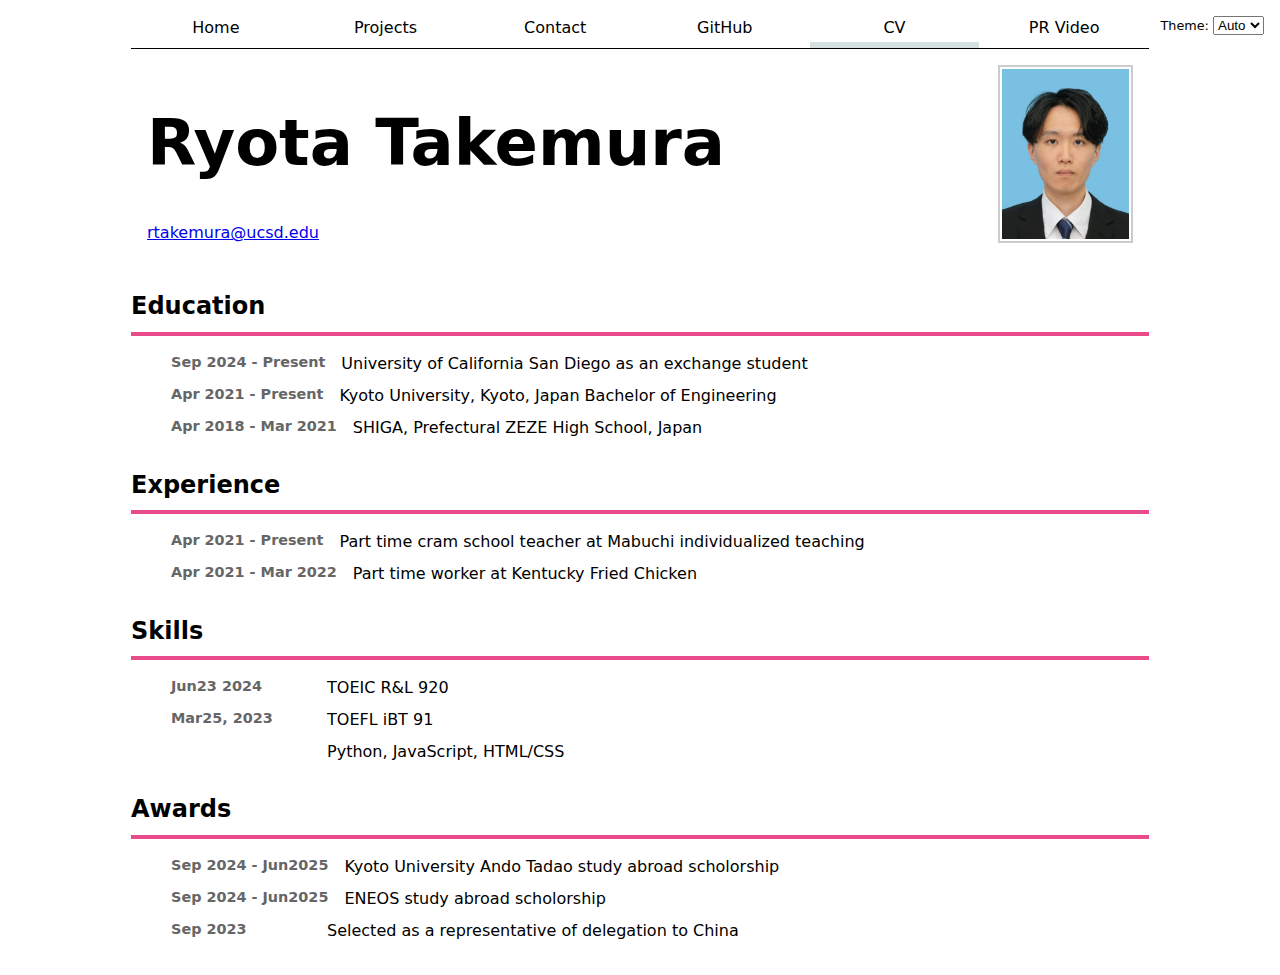
<file: cv.html>
<!DOCTYPE html>
<html lang="en">
<head>
    <link rel="stylesheet" href="style.css" />
    <script type="module" src="global.js"></script>
    <meta charset="UTF-8">
    <meta name="viewport" content="width=device-width, initial-scale=1.0">
    <title>CV</title>
</head>
<body>
    <!-- <nav>
        <ul>
            <li><a href="index.html">Home</a></li>
            <li><a href="projects/index.html">Projects</a></li>
            <li><a href="contact/index.html">Contact</a></li>
            <li><a href="https://github.com/Ryotakemuraryo" target="_blank">Profile</a></li>
            <li><a href="cv.html">CV</a></li>
        </ul>
    </nav> -->
    <header>
        <h1>Ryota Takemura</h1>
        <a href="mailto:rtakemura@ucsd.edu">
            <i class="fas fa-envelope"></i> rtakemura@ucsd.edu
        </a>
          
        <img src="images/resumephoto.jpeg" alt="resumephoto" class="resumephoto">
    </header>

    <section>
        <h2>Education</h2>
        <ul>
            <li>
                <time datetime="2024-09-01">Sep 2024 - Present</time><br>
                University of California San Diego as an exchange student<br>
            </li>
            <li>
                <time datetime="2021-04-01">Apr 2021 - Present</time><br>
                Kyoto University, Kyoto, Japan Bachelor of Engineering<br>
            </li>
            <li>
                <time datetime="2018-04-01">Apr 2018 - Mar 2021</time><br>
                SHIGA, Prefectural ZEZE High School, Japan
            </li>
        </ul>
    </section>

    <section>
        <h2>Experience</h2>
        <ul>
            <li>
                <time datetime="2021-04-01">Apr 2021 - Present</time><br>
                Part time cram school teacher at Mabuchi individualized teaching<br>
            </li>
            <li>
                <time datetime="2021-04-01">Apr 2021 - Mar 2022</time><br>
                Part time worker at Kentucky Fried Chicken
            </li>
        </ul>
    </section>
    <section>
        <h2>Skills</h2>
        <ul>
            <li>
                <time datetime="2024-06-23">Jun23 2024</time><br>
                TOEIC R&L 920<br>
            </li>
            <li>
                <time datetime="2023-03-25">Mar25, 2023</time><br>
                TOEFL iBT 91
            </li>
            <li>
                <time></time>
                Python, JavaScript, HTML/CSS
            </li>
        </ul>
    </section>
    <section>
        <h2>Awards</h2>
        <ul>
            <li>
                <time datetime="2024-09-01">Sep 2024 - Jun2025</time><br>
                Kyoto University Ando Tadao study abroad scholorship<br>
            </li>
            <li>
                <time datetime="2024-09-01">Sep 2024 - Jun2025</time><br>
                ENEOS study abroad scholorship<br>
            </li>
            <li>
                <time datetime="2023-09-01">Sep 2023</time><br>
                Selected as a representative of delegation to China
            </li>
        </ul>
    </section>

</body>
</html>
</file>
<file: style.css>
html{
  --color-accent:oklch(65% 50% 0);
  color-scheme: light dark;
  accent-color: var(--color-accent);/*all elements that use the accent color can inherit it.*/
  font: 100% / 1.5 system-ui;
}

body {
    /* Set line height to 1.5 times the font size
         and use the OS’s UI font as the website font
       */
    max-width: 100ch;
    margin-inline: auto; /*center the content*/
    padding-inline: 1rem;/*predict content from touching edges when display is downsized(add 1character size margin to both left and right*/
    font: 100% / 1.5 system-ui;
}

nav ul,
nav li {
  display: contents; /*eliminating edge of list*/
}

nav {
  display:flex;/*positioning side by side*/
  border-bottom-width: 1px;
  border-bottom-style: solid;
  --border-color: oklch(50% 10% 200 / 40%);/* border-bottom: 1px solid oklch(80% 3% 200);(equivalent)*/
}

nav a{
  flex: 1;/*make width of all <a> same*/
  text-decoration: none;/*remove underline*/
  color: inherit;/*make links use the same text color as their parent element*/
  text-align: center;/*center the text in its box*/
  padding: 0.5em;/*make it easier to read by adding margin*/
}

.current{
  border-bottom: 0.4em solid oklch(90% 3% 200);/*using bold underline to highlight current tag*/
  padding-bottom: 0.1em;/*decrease the same height as increased due to this css group*/
}

nav a:hover {/*mouce pointing area*/
  border-bottom: 0.4em solid var(--color-accent);
  padding-bottom: 0.1em;
  background-color: color-mix(in oklch, var(--color-accent), canvas 85%);
}

form {/* arranging label adn input*/
  display: grid;
  grid-template-columns: auto 1fr;/*auto means that the column will be as wide as its content, and 1fr means that the column will take up the remaining space*/
  gap: 1em;
}

form label{/* arranging text and input*/
  display: grid;
  grid-template-columns: subgrid;
  grid-column: 1 / -1;
}

form button{
  grid-column: 1 / -1;
}

.projects{/*indicating elements in class=projects*/
  display: grid;
  grid-template-columns: repeat(auto-fill, minmax(15em, 1fr));
  /*make the grid have as many columns as can fit in the container, each with a minimum width of 15em and a maximum width of 1fr*/
  gap: 1em;
}

.projects article{
  display: grid;/*make grid inside article*/
  grid-template-rows: subgrid;/*align the height*/
  grid-row: span 3;/*fix the height(article occupies 3 rows)*/
  gap: 0.2em;
}

.projects article h2{
  margin: 0;/*delete margin*/
}

.project-info {
  display: flex;
  flex-direction: column;
  gap: 0.15rem;       
  font-size: 0.95rem;
}

.project-year {
  color: #666;
  font-style: italic;
  font-size: 0.9rem;
}


h1{
  font-size: 400%;
}

h1, h2, h3, h4, h5, h6 {
  line-height: 1.1;/*narrow the gap between lines*/
  text-wrap: balance;/*prevent uneven lines*/
}

section{
  margin-block: 2em;
}

section h2{
  border-bottom: 4px solid var(--color-accent);
  padding-bottom: 0.5em;
  margin-bottom: 0.5em;
  font-size: 1.5rem;
  margin-top: 2rem;
}

header{
  position: relative;
  padding: 1rem;
}

.resumephoto{
  position: absolute;
  top: 1rem;
  right: 1rem;
  height: 80%;        
  object-fit: cover;
  border: 2px solid #ccc;
  padding: 2px;
  background-color: white;
}

li{
  display: flex;
  gap: 1rem;
  margin-bottom: 0.5rem;
  line-height: 1.5;
}

time {
  min-width: 140px;
  color: #666;
  font-weight: bold;
  font-size: 0.9rem;
  flex-shrink: 0;
}

li br {
  display: none;
}

.color-scheme {
  position: absolute;
  top: 1rem;
  right: 1rem;
  font-size: 80%;
  font-family: inherit;
}


dl {
  display: grid;
  grid-template-columns: repeat(4, 1fr); 
  gap: 0.5rem; 
  text-align: center;
}

dt {
  grid-row: 1; 
  font-weight: bold;
}

dd {
  grid-row: 2; 
  margin: 0; 
}

#projects-pie-plot {
  max-width: 20em;
  margin-block: 2em;

  overflow: visible;
}

.swatch {
 width: 1em;
 height: 1em;
 background-color: var(--color);
 border-radius: 50%;
 display: inline-block;
}

.legend {
  display: grid;
  grid-template-columns: repeat(auto-fill, minmax(9em, 1fr));
  border: 1px solid #ccc;
  flex: 1;
  gap: 0.3em 1em;
  padding: 1em;
}

.legend-item {
  display: flex;
  gap: 0.5em;
}

.container{
  display: flex;
  align-items: center; 
  gap: 2em;
}

.searchBar {
  width: 100%;
  padding: 0.5em; 
  font-size: 1em;  
  margin: 1em 0; 
  box-sizing: border-box;
}

svg:has(path:hover) {
  path:not(:hover) {
    opacity: 0.5;
  }
}

path {
  transition: 300ms;
}

.selected {
  --color: oklch(60% 45% 0) !important;

  &:is(path) {
    fill: var(--color);
  }
}

path.dimmed, .legend-item.dimmed {
  opacity: 0.3;
}

path.selected, .legend-item.selected {
  stroke: black;
  stroke-width: 1;
}
</file>
